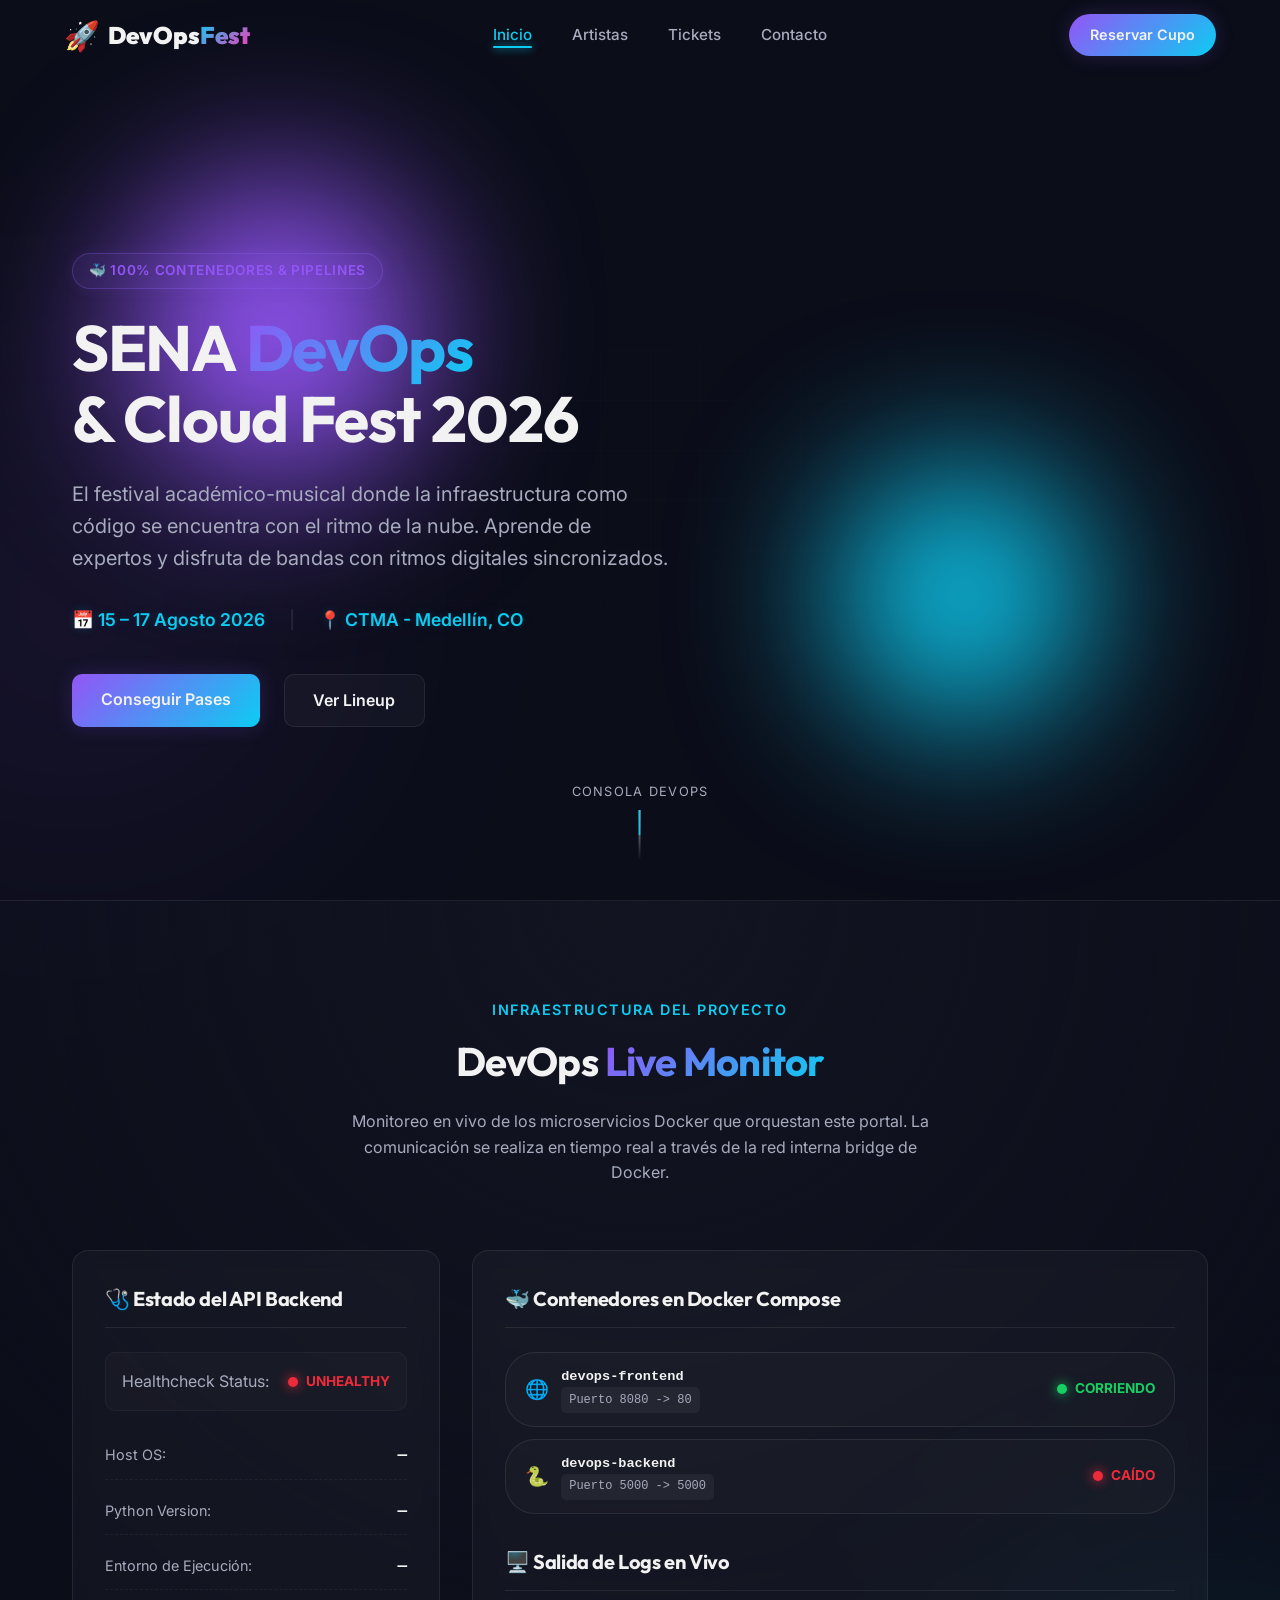
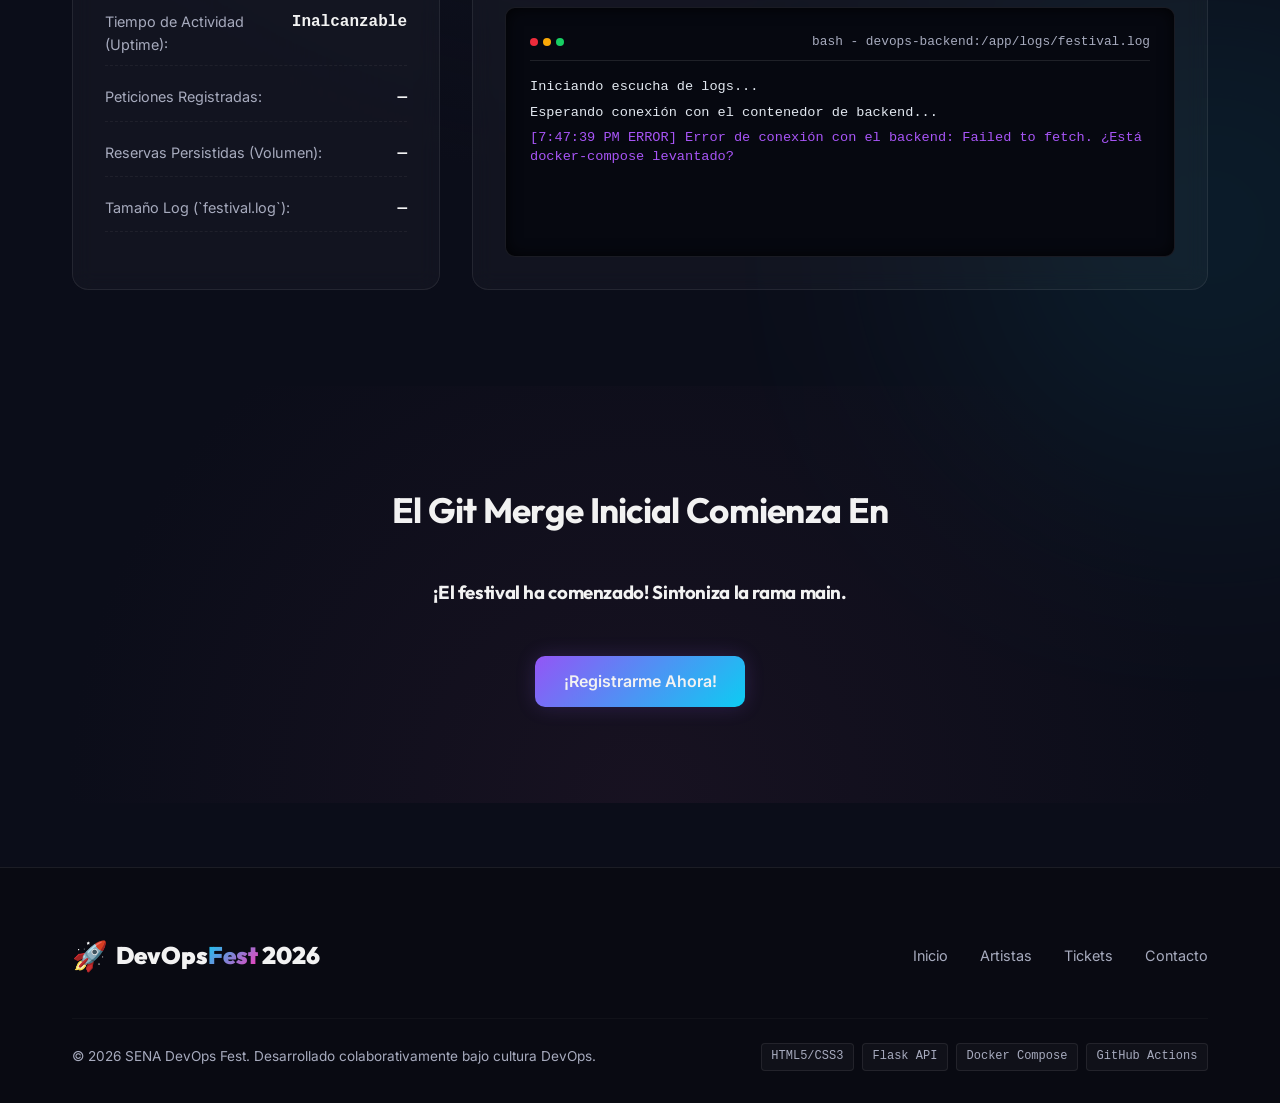
<file: devops-festival-sena/frontend/index.html>
<!DOCTYPE html>
<html lang="es">
<head>
  <meta charset="UTF-8" />
  <meta name="viewport" content="width=device-width, initial-scale=1.0" />
  <meta name="description" content="SENA DevOps & Cloud Fest 2026 – Fusionando código y ritmo en la nube." />
  <title>SENA DevOps & Cloud Fest 2026</title>
  <!-- Google Fonts -->
  <link rel="preconnect" href="https://fonts.googleapis.com" />
  <link rel="preconnect" href="https://fonts.gstatic.com" crossorigin />
  <link href="https://fonts.googleapis.com/css2?family=Outfit:wght@300;400;600;700;900&family=Inter:wght@300;400;500;600&display=swap" rel="stylesheet" />
  <link rel="stylesheet" href="style.css" />
</head>
<body>

  <!-- NAVBAR -->
  <nav class="navbar" id="navbar">
    <div class="nav-logo">
      <span class="logo-icon">🚀</span>
      <span class="logo-text">DevOps<span class="accent">Fest</span></span>
    </div>
    <ul class="nav-links">
      <li><a href="index.html" class="nav-link active">Inicio</a></li>
      <li><a href="artistas.html" class="nav-link">Artistas</a></li>
      <li><a href="tickets.html" class="nav-link">Tickets</a></li>
      <li><a href="contacto.html" class="nav-link">Contacto</a></li>
    </ul>
    <a href="tickets.html" class="btn-nav" id="btn-nav-tickets">Reservar Cupo</a>
  </nav>

  <!-- HERO SECTION -->
  <section class="hero" id="hero">
    <div class="hero-bg">
      <div class="orb orb-1"></div>
      <div class="orb orb-2"></div>
      <div class="grid-overlay"></div>
    </div>
    <div class="container">
      <div class="hero-content">
        <div class="hero-badge">🐳 100% Contenedores & Pipelines</div>
        <h1 class="hero-title">
          SENA <span class="gradient-text">DevOps</span><br />
          & Cloud Fest 2026
        </h1>
        <p class="hero-subtitle">
          El festival académico-musical donde la infraestructura como código se encuentra con el ritmo de la nube. Aprende de expertos y disfruta de bandas con ritmos digitales sincronizados.
        </p>
        <div class="hero-date">
          <span class="date-item">📅 15 – 17 Agosto 2026</span>
          <span class="date-sep">|</span>
          <span class="date-item">📍 CTMA - Medellín, CO</span>
        </div>
        <div class="hero-actions">
          <a href="tickets.html" class="btn-primary" id="btn-hero-tickets">Conseguir Pases</a>
          <a href="artistas.html" class="btn-secondary" id="btn-hero-lineup">Ver Lineup</a>
        </div>
      </div>
    </div>
    <div class="hero-scroll">
      <span>Consola DevOps</span>
      <div class="scroll-line"></div>
    </div>
  </section>

  <!-- DEVOPS MONITOR DASHBOARD -->
  <section class="devops-section" id="monitor">
    <div class="container">
      <div class="section-header">
        <span class="section-tag">Infraestructura del Proyecto</span>
        <h2 class="section-title">DevOps <span class="gradient-text">Live Monitor</span></h2>
        <p class="section-desc">
          Monitoreo en vivo de los microservicios Docker que orquestan este portal. La comunicación se realiza en tiempo real a través de la red interna bridge de Docker.
        </p>
      </div>

      <div class="dashboard-grid">
        <!-- Panel 1: Estado y Métricas -->
        <div class="panel-card" id="card-metrics">
          <h3>🩺 Estado del API Backend</h3>
          <div class="health-indicator">
            <span class="status-text">Healthcheck Status:</span>
            <span class="status-badge" id="backend-health">
              <span class="status-dot"></span>
              <span class="badge-text">Desconectado</span>
            </span>
          </div>
          
          <div class="metric-row">
            <div class="metric-item">
              <span>Host OS:</span>
              <span id="metric-os">—</span>
            </div>
            <div class="metric-item">
              <span>Python Version:</span>
              <span id="metric-python">—</span>
            </div>
            <div class="metric-item">
              <span>Entorno de Ejecución:</span>
              <span id="metric-env">—</span>
            </div>
            <div class="metric-item">
              <span>Tiempo de Actividad (Uptime):</span>
              <span id="metric-uptime">—</span>
            </div>
            <div class="metric-item">
              <span>Peticiones Registradas:</span>
              <span id="metric-requests">—</span>
            </div>
            <div class="metric-item">
              <span>Reservas Persistidas (Volumen):</span>
              <span id="metric-contacts">—</span>
            </div>
            <div class="metric-item">
              <span>Tamaño Log (`festival.log`):</span>
              <span id="metric-logsize">—</span>
            </div>
          </div>
        </div>

        <!-- Panel 2: Docker Containers & Logs -->
        <div class="panel-card" id="card-docker">
          <h3>🐳 Contenedores en Docker Compose</h3>
          
          <div class="containers-status">
            <!-- Frontend Container -->
            <div class="container-pill">
              <div class="container-info">
                <span class="container-icon">🌐</span>
                <div>
                  <div class="container-name">devops-frontend</div>
                  <div class="container-port">Puerto 8080 -> 80</div>
                </div>
              </div>
              <span class="status-badge">
                <span class="status-dot healthy"></span>
                <span style="color:var(--color-success)">Corriendo</span>
              </span>
            </div>

            <!-- Backend Container -->
            <div class="container-pill">
              <div class="container-info">
                <span class="container-icon">🐍</span>
                <div>
                  <div class="container-name">devops-backend</div>
                  <div class="container-port">Puerto 5000 -> 5000</div>
                </div>
              </div>
              <span class="status-badge" id="container-backend-status">
                <span class="status-dot"></span>
                <span>Desconectado</span>
              </span>
            </div>
          </div>

          <h3 style="margin-top: 2rem; margin-bottom: 1rem;">🖥️ Salida de Logs en Vivo</h3>
          <div class="terminal">
            <div class="terminal-header">
              <div class="term-dots">
                <span></span><span></span><span></span>
              </div>
              <span>bash - devops-backend:/app/logs/festival.log</span>
            </div>
            <div class="terminal-body" id="log-terminal">
              <div class="term-info">Iniciando escucha de logs...</div>
              <div class="term-info">Esperando conexión con el contenedor de backend...</div>
            </div>
          </div>
        </div>
      </div>
    </div>
  </section>

  <!-- COUNTDOWN SECTION -->
  <section class="countdown-section">
    <div class="container">
      <h2 class="countdown-title">El Git Merge Inicial Comienza En</h2>
      <div class="countdown" id="countdown">
        <div class="countdown-item">
          <span class="count-num" id="count-days">00</span>
          <span class="count-label">Días</span>
        </div>
        <span class="count-sep">:</span>
        <div class="countdown-item">
          <span class="count-num" id="count-hours">00</span>
          <span class="count-label">Horas</span>
        </div>
        <span class="count-sep">:</span>
        <div class="countdown-item">
          <span class="count-num" id="count-minutes">00</span>
          <span class="count-label">Minutos</span>
        </div>
        <span class="count-sep">:</span>
        <div class="countdown-item">
          <span class="count-num" id="count-seconds">00</span>
          <span class="count-label">Segundos</span>
        </div>
      </div>
      <a href="tickets.html" class="btn-primary" id="btn-countdown-tickets">¡Registrarme Ahora!</a>
    </div>
  </section>

  <!-- FOOTER -->
  <footer class="footer">
    <div class="container">
      <div class="footer-top">
        <div class="nav-logo">
          <span class="logo-icon">🚀</span>
          <span class="logo-text">DevOps<span class="accent">Fest</span> 2026</span>
        </div>
        <nav class="footer-nav">
          <a href="index.html">Inicio</a>
          <a href="artistas.html">Artistas</a>
          <a href="tickets.html">Tickets</a>
          <a href="contacto.html">Contacto</a>
        </nav>
      </div>
      <div class="footer-bottom">
        <p>© 2026 SENA DevOps Fest. Desarrollado colaborativamente bajo cultura DevOps.</p>
        <div class="footer-tech">
          <span class="tech-tag">HTML5/CSS3</span>
          <span class="tech-tag">Flask API</span>
          <span class="tech-tag">Docker Compose</span>
          <span class="tech-tag">GitHub Actions</span>
        </div>
      </div>
    </div>
  </footer>

  <!-- Notification Container -->
  <div class="notification-container" id="notification-container"></div>

  <!-- SCRIPT -->
  <script>
    // Cuenta regresiva
    const festivalDate = new Date('2026-08-15T18:00:00');
    function updateCountdown() {
      const now = new Date();
      const diff = festivalDate - now;
      if (diff <= 0) {
        document.getElementById('countdown').innerHTML = "<h3>¡El festival ha comenzado! Sintoniza la rama main.</h3>";
        return;
      }
      document.getElementById('count-days').textContent    = String(Math.floor(diff / 86400000)).padStart(2,'0');
      document.getElementById('count-hours').textContent   = String(Math.floor((diff % 86400000) / 3600000)).padStart(2,'0');
      document.getElementById('count-minutes').textContent = String(Math.floor((diff % 3600000) / 60000)).padStart(2,'0');
      document.getElementById('count-seconds').textContent = String(Math.floor((diff % 60000) / 1000)).padStart(2,'0');
    }
    updateCountdown();
    setInterval(updateCountdown, 1000);

    // Navbar scroll effect
    window.addEventListener('scroll', () => {
      document.getElementById('navbar').classList.toggle('scrolled', window.scrollY > 50);
    });

    // DevOps Live Monitor integration
    const backendUrl = "http://localhost:5000";
    const logTerminal = document.getElementById('log-terminal');

    function appendLogLine(cmd, msg, type = 'info') {
      const line = document.createElement('div');
      if (cmd) {
        const cmdSpan = document.createElement('span');
        cmdSpan.className = 'term-cmd';
        cmdSpan.textContent = cmd + " ";
        line.appendChild(cmdSpan);
      }
      const msgSpan = document.createElement('span');
      msgSpan.className = 'term-' + type;
      msgSpan.textContent = msg;
      line.appendChild(msgSpan);
      
      logTerminal.appendChild(line);
      logTerminal.scrollTop = logTerminal.scrollHeight;

      // Mantener solo los últimos 30 logs en el visor para no saturar
      while (logTerminal.children.length > 30) {
        logTerminal.removeChild(logTerminal.firstChild);
      }
    }

    async function fetchStats() {
      try {
        const response = await fetch(`${backendUrl}/api/stats`);
        if (!response.ok) throw new Error("Backend no responde correctamente");
        const resJson = await response.json();
        const stats = resJson.data;

        // Actualizar UI
        document.getElementById('backend-health').innerHTML = `
          <span class="status-dot healthy"></span>
          <span class="badge-text" style="color: var(--color-success)">Saludable</span>
        `;
        document.getElementById('container-backend-status').innerHTML = `
          <span class="status-dot healthy"></span>
          <span style="color: var(--color-success)">Corriendo</span>
        `;

        document.getElementById('metric-os').textContent = `${stats.os_platform} (${stats.os_release})`;
        document.getElementById('metric-python').textContent = stats.python_version;
        document.getElementById('metric-env').textContent = stats.container_environment;
        document.getElementById('metric-uptime').textContent = stats.uptime_formatted;
        document.getElementById('metric-requests').textContent = stats.request_count;
        document.getElementById('metric-contacts').textContent = stats.contacts_count;
        document.getElementById('metric-logsize').textContent = stats.log_file_size_bytes + " Bytes";

        // Agregar log simulado en el monitor terminal
        const timestamp = new Date().toLocaleTimeString();
        appendLogLine(
          `[${timestamp}]`, 
          `HTTP GET /api/stats 200 OK - Petición #${stats.request_count} (Uptime: ${stats.uptime_formatted})`, 
          'output'
        );

        if (stats.contacts_persisted && stats.contacts_persisted.length > 0) {
          const ultimo = stats.contacts_persisted[stats.contacts_persisted.length - 1];
          // Añadir log de base de datos
          if (!window.lastReportedContactId || window.lastReportedContactId !== ultimo.id) {
            window.lastReportedContactId = ultimo.id;
            appendLogLine(
              `[DB WRITE]`, 
              `Nuevo registro persistido: "${ultimo.nombre}" <${ultimo.email}> mensaje: "${ultimo.mensaje.substring(0, 20)}..."`, 
              'info'
            );
          }
        }
      } catch (error) {
        // Poner estado en desconectado
        document.getElementById('backend-health').innerHTML = `
          <span class="status-dot unhealthy"></span>
          <span class="badge-text" style="color: var(--color-danger)">Unhealthy</span>
        `;
        document.getElementById('container-backend-status').innerHTML = `
          <span class="status-dot unhealthy"></span>
          <span style="color: var(--color-danger)">Caído</span>
        `;
        
        // Resetear métricas
        document.getElementById('metric-uptime').textContent = "Inalcanzable";
        document.getElementById('metric-logsize').textContent = "—";
        
        const timestamp = new Date().toLocaleTimeString();
        appendLogLine(
          `[${timestamp} ERROR]`, 
          `Error de conexión con el backend: ${error.message}. ¿Está docker-compose levantado?`, 
          'cmd'
        );
      }
    }

    // Consultar estadísticas inmediatamente y programar cada 3 segundos
    fetchStats();
    setInterval(fetchStats, 3000);
  </script>
</body>
</html>
</file>
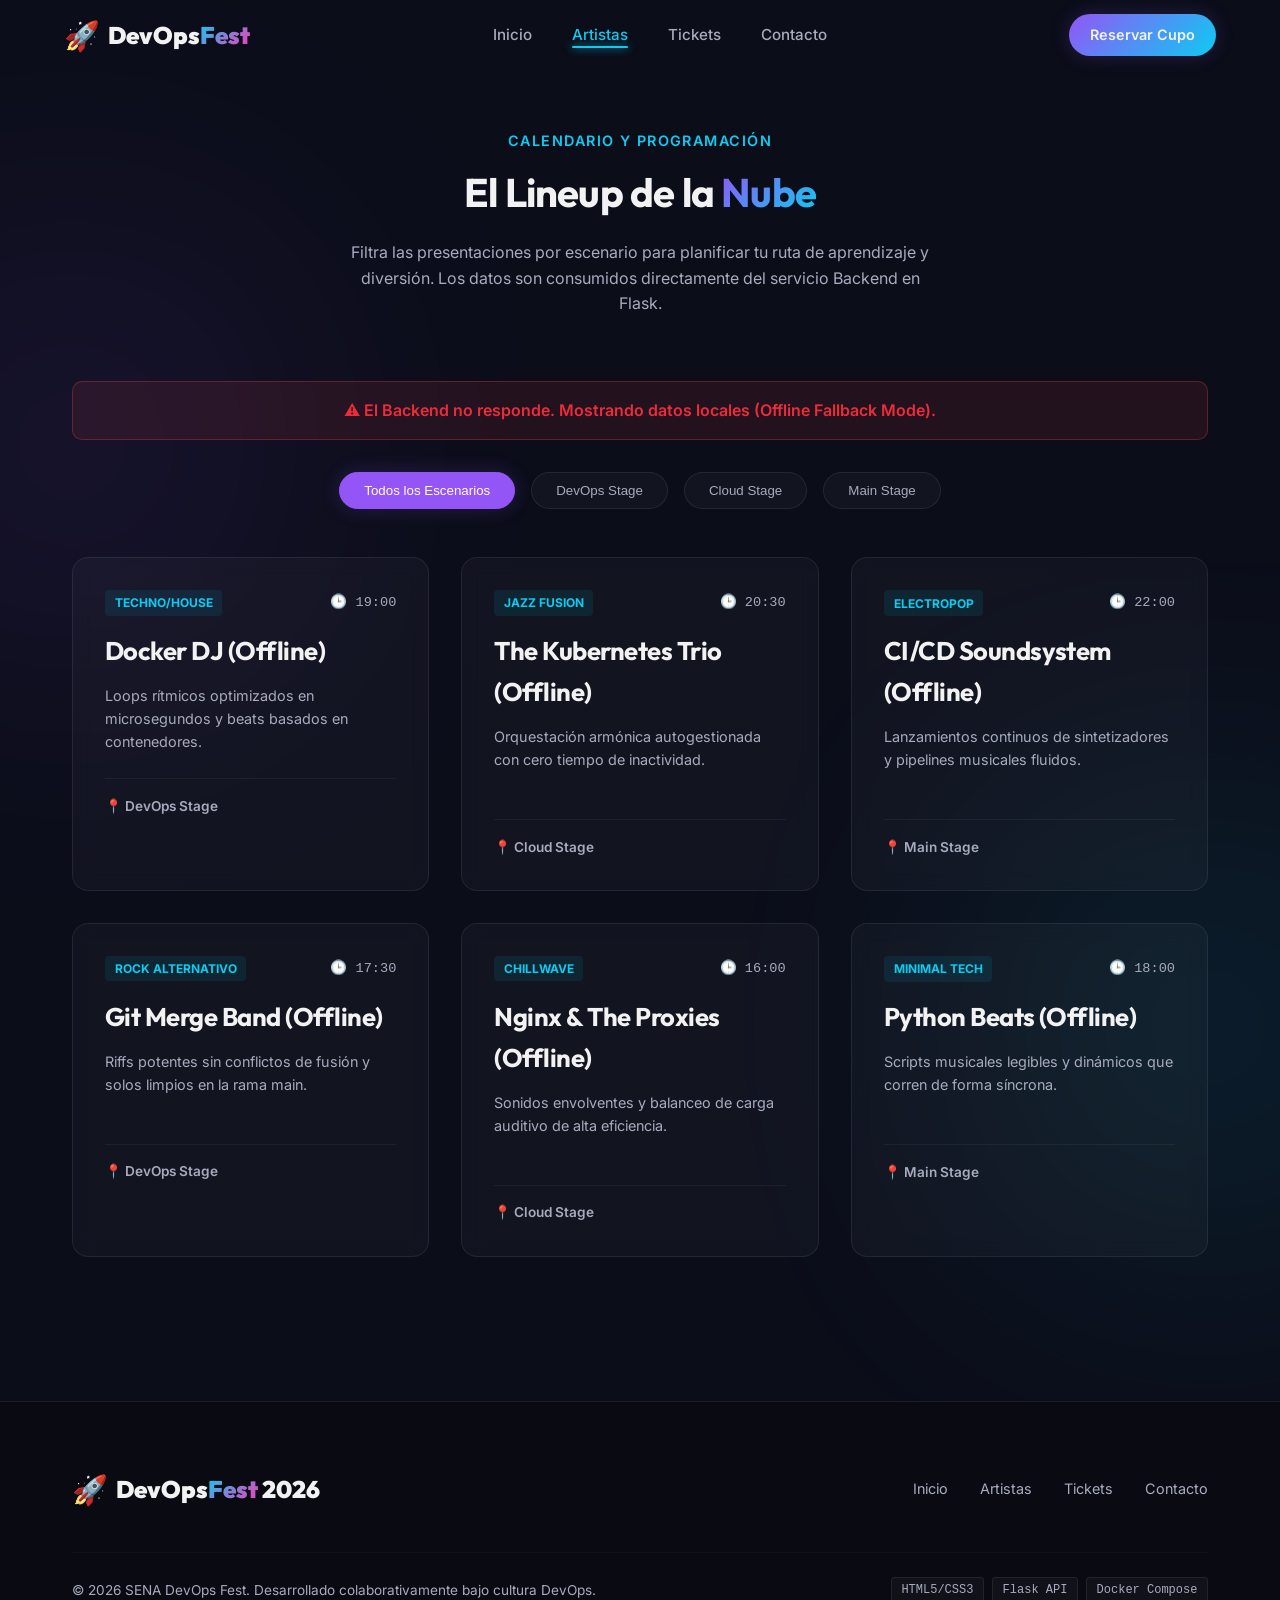
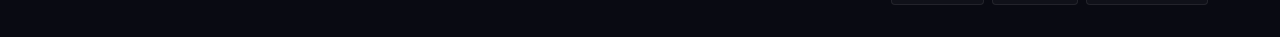
<file: devops-festival-sena/frontend/artistas.html>
<!DOCTYPE html>
<html lang="es">
<head>
  <meta charset="UTF-8" />
  <meta name="viewport" content="width=device-width, initial-scale=1.0" />
  <meta name="description" content="Lineup de artistas del SENA DevOps & Cloud Fest 2026." />
  <title>Artistas – SENA DevOps Fest</title>
  <!-- Google Fonts -->
  <link rel="preconnect" href="https://fonts.googleapis.com" />
  <link rel="preconnect" href="https://fonts.gstatic.com" crossorigin />
  <link href="https://fonts.googleapis.com/css2?family=Outfit:wght@300;400;600;700;900&family=Inter:wght@300;400;500;600&display=swap" rel="stylesheet" />
  <link rel="stylesheet" href="style.css" />
</head>
<body>

  <!-- NAVBAR -->
  <nav class="navbar" id="navbar">
    <div class="nav-logo">
      <span class="logo-icon">🚀</span>
      <span class="logo-text">DevOps<span class="accent">Fest</span></span>
    </div>
    <ul class="nav-links">
      <li><a href="index.html" class="nav-link">Inicio</a></li>
      <li><a href="artistas.html" class="nav-link active">Artistas</a></li>
      <li><a href="tickets.html" class="nav-link">Tickets</a></li>
      <li><a href="contacto.html" class="nav-link">Contacto</a></li>
    </ul>
    <a href="tickets.html" class="btn-nav" id="btn-nav-tickets">Reservar Cupo</a>
  </nav>

  <!-- LINEUP SECTION -->
  <section class="lineup-section">
    <div class="container">
      <div class="section-header">
        <span class="section-tag">Calendario y Programación</span>
        <h2 class="section-title">El Lineup de la <span class="gradient-text">Nube</span></h2>
        <p class="section-desc">
          Filtra las presentaciones por escenario para planificar tu ruta de aprendizaje y diversión. Los datos son consumidos directamente del servicio Backend en Flask.
        </p>
      </div>

      <!-- Fallback Alert -->
      <div id="fallback-alert" style="display: none; background: rgba(239, 68, 68, 0.1); border: 1px solid rgba(239, 68, 68, 0.3); padding: 1rem; border-radius: var(--border-radius-md); text-align: center; margin-bottom: 2rem; color: var(--color-danger); font-weight: 600;">
        ⚠️ El Backend no responde. Mostrando datos locales (Offline Fallback Mode).
      </div>

      <!-- Filtros -->
      <div class="filters-container" id="filters-container">
        <button class="filter-btn active" onclick="filterStage('todos')">Todos los Escenarios</button>
        <button class="filter-btn" onclick="filterStage('DevOps Stage')">DevOps Stage</button>
        <button class="filter-btn" onclick="filterStage('Cloud Stage')">Cloud Stage</button>
        <button class="filter-btn" onclick="filterStage('Main Stage')">Main Stage</button>
      </div>

      <!-- Grid de Artistas -->
      <div class="artists-grid" id="artists-grid">
        <!-- Cargando... -->
        <div style="grid-column: 1/-1; text-align: center; color: var(--text-muted); font-size: 1.2rem; padding: 3rem 0;">
          Cargando artistas desde el API de contenedores...
        </div>
      </div>
    </div>
  </section>

  <!-- FOOTER -->
  <footer class="footer">
    <div class="container">
      <div class="footer-top">
        <div class="nav-logo">
          <span class="logo-icon">🚀</span>
          <span class="logo-text">DevOps<span class="accent">Fest</span> 2026</span>
        </div>
        <nav class="footer-nav">
          <a href="index.html">Inicio</a>
          <a href="artistas.html">Artistas</a>
          <a href="tickets.html">Tickets</a>
          <a href="contacto.html">Contacto</a>
        </nav>
      </div>
      <div class="footer-bottom">
        <p>© 2026 SENA DevOps Fest. Desarrollado colaborativamente bajo cultura DevOps.</p>
        <div class="footer-tech">
          <span class="tech-tag">HTML5/CSS3</span>
          <span class="tech-tag">Flask API</span>
          <span class="tech-tag">Docker Compose</span>
        </div>
      </div>
    </div>
  </footer>

  <!-- SCRIPT -->
  <script>
    const backendUrl = "http://localhost:5000";
    let artistasData = [];

    // Datos estáticos de respaldo (Offline Fallback)
    const fallbackArtistas = [
      {"id": 1, "nombre": "Docker DJ (Offline)", "genero": "Techno/House", "escenario": "DevOps Stage", "hora": "19:00", "descripcion": "Loops rítmicos optimizados en microsegundos y beats basados en contenedores."},
      {"id": 2, "nombre": "The Kubernetes Trio (Offline)", "genero": "Jazz Fusion", "escenario": "Cloud Stage", "hora": "20:30", "descripcion": "Orquestación armónica autogestionada con cero tiempo de inactividad."},
      {"id": 3, "nombre": "CI/CD Soundsystem (Offline)", "genero": "Electropop", "escenario": "Main Stage", "hora": "22:00", "descripcion": "Lanzamientos continuos de sintetizadores y pipelines musicales fluidos."},
      {"id": 4, "nombre": "Git Merge Band (Offline)", "genero": "Rock Alternativo", "escenario": "DevOps Stage", "hora": "17:30", "descripcion": "Riffs potentes sin conflictos de fusión y solos limpios en la rama main."},
      {"id": 5, "nombre": "Nginx & The Proxies (Offline)", "genero": "Chillwave", "escenario": "Cloud Stage", "hora": "16:00", "descripcion": "Sonidos envolventes y balanceo de carga auditivo de alta eficiencia."},
      {"id": 6, "nombre": "Python Beats (Offline)", "genero": "Minimal Tech", "escenario": "Main Stage", "hora": "18:00", "descripcion": "Scripts musicales legibles y dinámicos que corren de forma síncrona."}
    ];

    async function loadArtists() {
      const grid = document.getElementById('artists-grid');
      const fallbackAlert = document.getElementById('fallback-alert');
      try {
        const response = await fetch(`${backendUrl}/api/artistas`);
        if (!response.ok) throw new Error("Error en respuesta de API");
        const resJson = await response.json();
        artistasData = resJson.data;
        fallbackAlert.style.display = 'none';
      } catch (error) {
        console.warn("No se pudo conectar con el backend. Cargando datos locales.", error);
        artistasData = fallbackArtistas;
        fallbackAlert.style.display = 'block';
      }
      renderArtists(artistasData);
    }

    function renderArtists(list) {
      const grid = document.getElementById('artists-grid');
      grid.innerHTML = "";
      if (list.length === 0) {
        grid.innerHTML = `<div style="grid-column: 1/-1; text-align: center; color: var(--text-muted); padding: 3rem 0;">No se encontraron artistas para esta selección.</div>`;
        return;
      }
      list.forEach(a => {
        const card = document.createElement('div');
        card.className = 'artist-card';
        card.innerHTML = `
          <div class="artist-body">
            <div class="artist-meta">
              <span class="artist-genre">${a.genero}</span>
              <span class="artist-time">🕒 ${a.hora}</span>
            </div>
            <h3 class="artist-name">${a.nombre}</h3>
            <p class="artist-desc">${a.descripcion}</p>
            <div class="artist-footer">
              <span class="artist-stage">📍 ${a.escenario}</span>
            </div>
          </div>
        `;
        grid.appendChild(card);
      });
    }

    function filterStage(stage) {
      // Activar botón correspondiente
      const btns = document.querySelectorAll('.filter-btn');
      btns.forEach(btn => {
        if (btn.textContent.includes(stage) || (stage === 'todos' && btn.textContent.includes('Todos'))) {
          btn.classList.add('active');
        } else {
          btn.classList.remove('active');
        }
      });

      if (stage === 'todos') {
        renderArtists(artistasData);
      } else {
        const filtered = artistasData.filter(a => a.escenario.toLowerCase() === stage.toLowerCase());
        renderArtists(filtered);
      }
    }

    // Cargar artistas al inicializar la página
    window.addEventListener('load', loadArtists);

    // Navbar scroll effect
    window.addEventListener('scroll', () => {
      document.getElementById('navbar').classList.toggle('scrolled', window.scrollY > 50);
    });
  </script>
</body>
</html>
</file>
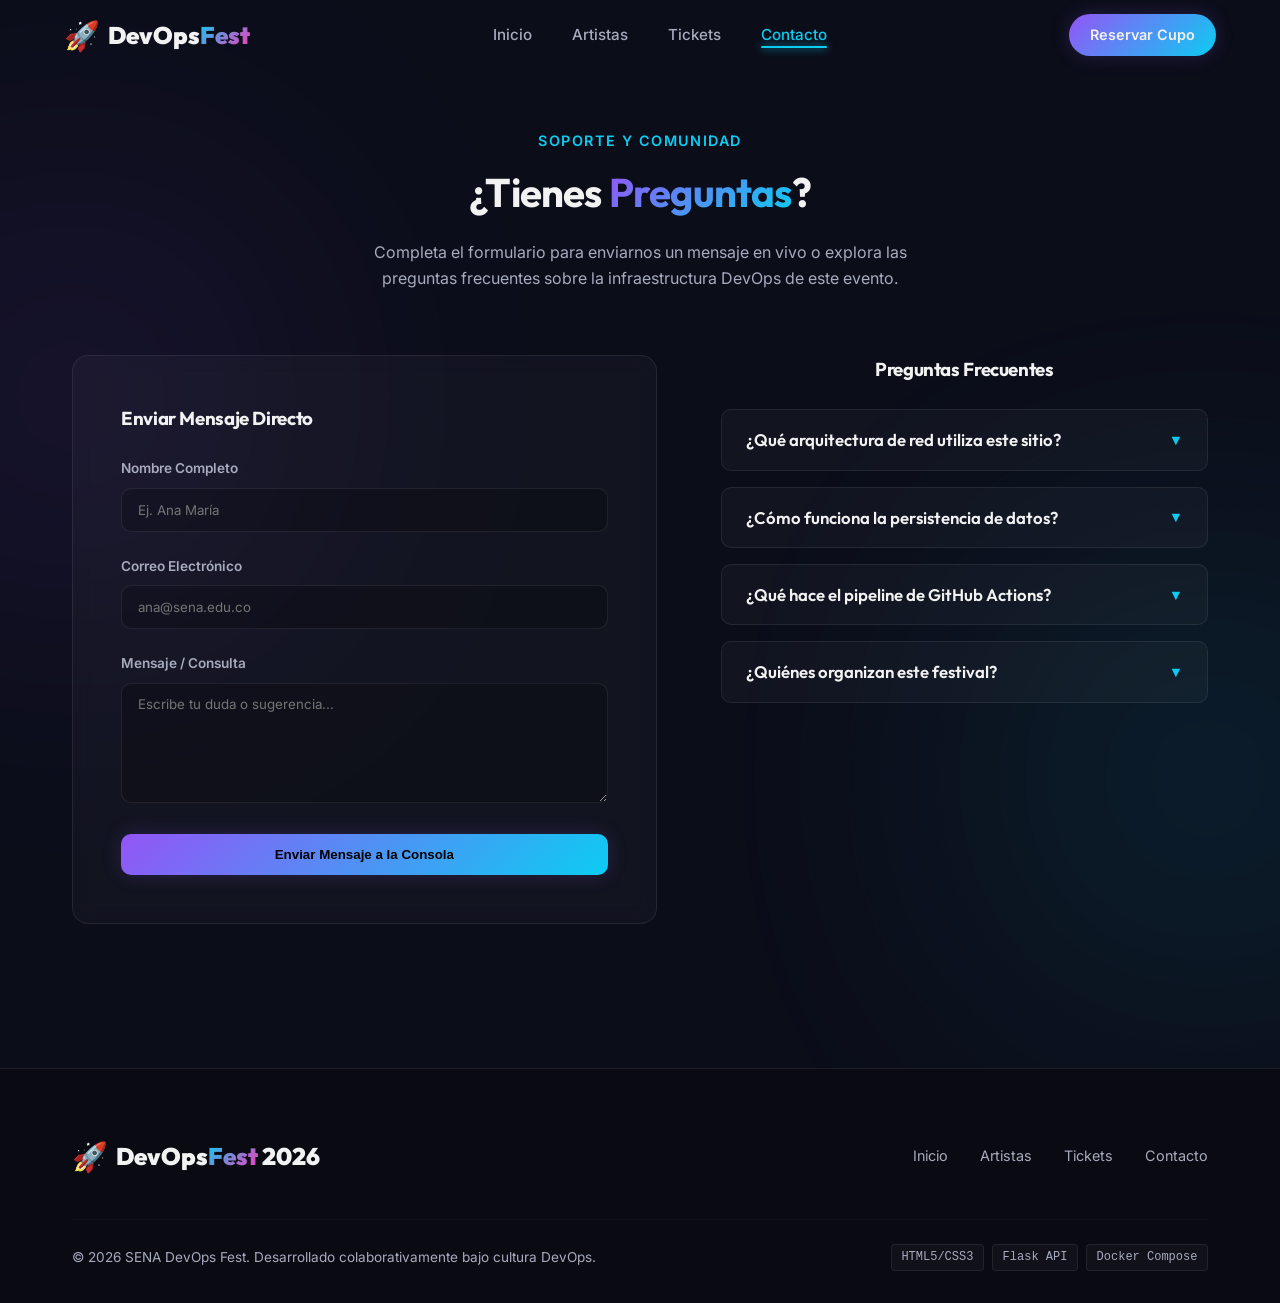
<file: devops-festival-sena/frontend/contacto.html>
<!DOCTYPE html>
<html lang="es">
<head>
  <meta charset="UTF-8" />
  <meta name="viewport" content="width=device-width, initial-scale=1.0" />
  <meta name="description" content="Ponte en contacto con el equipo de DevOps Fest 2026." />
  <title>Contacto & FAQ – SENA DevOps Fest</title>
  <!-- Google Fonts -->
  <link rel="preconnect" href="https://fonts.googleapis.com" />
  <link rel="preconnect" href="https://fonts.gstatic.com" crossorigin />
  <link href="https://fonts.googleapis.com/css2?family=Outfit:wght@300;400;600;700;900&family=Inter:wght@300;400;500;600&display=swap" rel="stylesheet" />
  <link rel="stylesheet" href="style.css" />
</head>
<body>

  <!-- NAVBAR -->
  <nav class="navbar" id="navbar">
    <div class="nav-logo">
      <span class="logo-icon">🚀</span>
      <span class="logo-text">DevOps<span class="accent">Fest</span></span>
    </div>
    <ul class="nav-links">
      <li><a href="index.html" class="nav-link">Inicio</a></li>
      <li><a href="artistas.html" class="nav-link">Artistas</a></li>
      <li><a href="tickets.html" class="nav-link">Tickets</a></li>
      <li><a href="contacto.html" class="nav-link active">Contacto</a></li>
    </ul>
    <a href="tickets.html" class="btn-nav" id="btn-nav-tickets">Reservar Cupo</a>
  </nav>

  <!-- CONTACT & FAQ SECTION -->
  <section class="contact-section">
    <div class="container">
      <div class="section-header">
        <span class="section-tag">Soporte y Comunidad</span>
        <h2 class="section-title">¿Tienes <span class="gradient-text">Preguntas</span>?</h2>
        <p class="section-desc">
          Completa el formulario para enviarnos un mensaje en vivo o explora las preguntas frecuentes sobre la infraestructura DevOps de este evento.
        </p>
      </div>

      <div class="contact-grid">
        <!-- Formulario -->
        <div class="contact-form-container">
          <h3 style="margin-bottom: 1.5rem;">Enviar Mensaje Directo</h3>
          <form id="contact-form" onsubmit="submitContact(event)">
            <div class="form-group">
              <label for="contact-name">Nombre Completo</label>
              <input type="text" id="contact-name" class="form-input" placeholder="Ej. Ana María" required />
            </div>

            <div class="form-group">
              <label for="contact-email">Correo Electrónico</label>
              <input type="email" id="contact-email" class="form-input" placeholder="ana@sena.edu.co" required />
            </div>

            <div class="form-group">
              <label for="contact-message">Mensaje / Consulta</label>
              <textarea id="contact-message" class="form-input" placeholder="Escribe tu duda o sugerencia..." required></textarea>
            </div>

            <button type="submit" class="btn-primary" style="width: 100%;">Enviar Mensaje a la Consola</button>
          </form>
        </div>

        <!-- FAQ Accordion -->
        <div>
          <h3 style="margin-bottom: 1.5rem; text-align: center;">Preguntas Frecuentes</h3>
          <div class="faq-container">
            
            <div class="faq-item">
              <button class="faq-question" onclick="toggleFaq(this)">
                ¿Qué arquitectura de red utiliza este sitio?
                <span class="faq-icon">▼</span>
              </button>
              <div class="faq-answer">
                Utiliza una red aislada de tipo bridge llamada <code>devops-network</code>. El frontend (servido por Nginx) se conecta con el backend (API Flask) usando el nombre de servicio del contenedor dentro de la red privada, evitando exponer puertos innecesarios a la red pública.
              </div>
            </div>

            <div class="faq-item">
              <button class="faq-question" onclick="toggleFaq(this)">
                ¿Cómo funciona la persistencia de datos?
                <span class="faq-icon">▼</span>
              </button>
              <div class="faq-answer">
                Los datos enviados mediante este formulario o la reserva de tickets se escriben en <code>contactos.json</code>. Este archivo reside en el volumen con nombre <code>devops-backend-logs</code>, persistiendo la información aun si el contenedor se destruye o se actualiza.
              </div>
            </div>

            <div class="faq-item">
              <button class="faq-question" onclick="toggleFaq(this)">
                ¿Qué hace el pipeline de GitHub Actions?
                <span class="faq-icon">▼</span>
              </button>
              <div class="faq-answer">
                El flujo de CI/CD realiza el chequeo de sintaxis del código Python, ejecuta pruebas automatizadas y realiza un build simulado de las imágenes del Frontend y Backend para asegurar que la aplicación compile sin problemas antes de la entrega final.
              </div>
            </div>

            <div class="faq-item">
              <button class="faq-question" onclick="toggleFaq(this)">
                ¿Quiénes organizan este festival?
                <span class="faq-icon">▼</span>
              </button>
              <div class="faq-answer">
                Este es un proyecto académico de sustentación técnica de DevOps desarrollado por los aprendices del SENA Centro de Tecnología y Manufactura Avanzada (CTMA), en el programa de formación de DevOps y Contenedores Docker.
              </div>
            </div>

          </div>
        </div>
      </div>
    </div>
  </section>

  <!-- FLOATING NOTIFICATION CONTAINER -->
  <div class="notification-container" id="notification-container"></div>

  <!-- FOOTER -->
  <footer class="footer">
    <div class="container">
      <div class="footer-top">
        <div class="nav-logo">
          <span class="logo-icon">🚀</span>
          <span class="logo-text">DevOps<span class="accent">Fest</span> 2026</span>
        </div>
        <nav class="footer-nav">
          <a href="index.html">Inicio</a>
          <a href="artistas.html">Artistas</a>
          <a href="tickets.html">Tickets</a>
          <a href="contacto.html">Contacto</a>
        </nav>
      </div>
      <div class="footer-bottom">
        <p>© 2026 SENA DevOps Fest. Desarrollado colaborativamente bajo cultura DevOps.</p>
        <div class="footer-tech">
          <span class="tech-tag">HTML5/CSS3</span>
          <span class="tech-tag">Flask API</span>
          <span class="tech-tag">Docker Compose</span>
        </div>
      </div>
    </div>
  </footer>

  <!-- SCRIPT -->
  <script>
    const backendUrl = "http://localhost:5000";

    // Toggle FAQ
    function toggleFaq(button) {
      const faqItem = button.parentElement;
      faqItem.classList.toggle('active');
    }

    // Mostrar notificaciones
    function showNotification(message, type = 'success') {
      const container = document.getElementById('notification-container');
      const notif = document.createElement('div');
      notif.className = `notification ${type}`;
      notif.innerHTML = `
        <span class="notification-msg">${message}</span>
        <button class="notification-close" onclick="this.parentElement.remove()">×</button>
      `;
      container.appendChild(notif);

      // Eliminar después de 4 segundos
      setTimeout(() => {
        notif.style.opacity = '0';
        setTimeout(() => notif.remove(), 300);
      }, 4000);
    }

    // Enviar Formulario de Contacto
    async function submitContact(event) {
      event.preventDefault();
      const nombre = document.getElementById('contact-name').value;
      const email = document.getElementById('contact-email').value;
      const mensaje = document.getElementById('contact-message').value;

      const payload = {
        nombre: nombre,
        email: email,
        mensaje: mensaje
      };

      try {
        const response = await fetch(`${backendUrl}/api/contacto`, {
          method: 'POST',
          headers: {
            'Content-Type': 'application/json'
          },
          body: JSON.stringify(payload)
        });

        const resJson = await response.json();
        
        if (response.ok) {
          showNotification(`✅ ¡Mensaje guardado! Los datos se persistieron en el volumen de Docker.`, 'success');
          document.getElementById('contact-form').reset();
        } else {
          showNotification(`❌ Error al enviar mensaje: ${resJson.message}`, 'error');
        }
      } catch (error) {
        showNotification(`⚠️ No hay conexión con el Backend. Los logs locales muestran fallo del servicio.`, 'error');
        console.error("Error al enviar mensaje:", error);
      }
    }

    // Navbar scroll effect
    window.addEventListener('scroll', () => {
      document.getElementById('navbar').classList.toggle('scrolled', window.scrollY > 50);
    });
  </script>
</body>
</html>
</file>
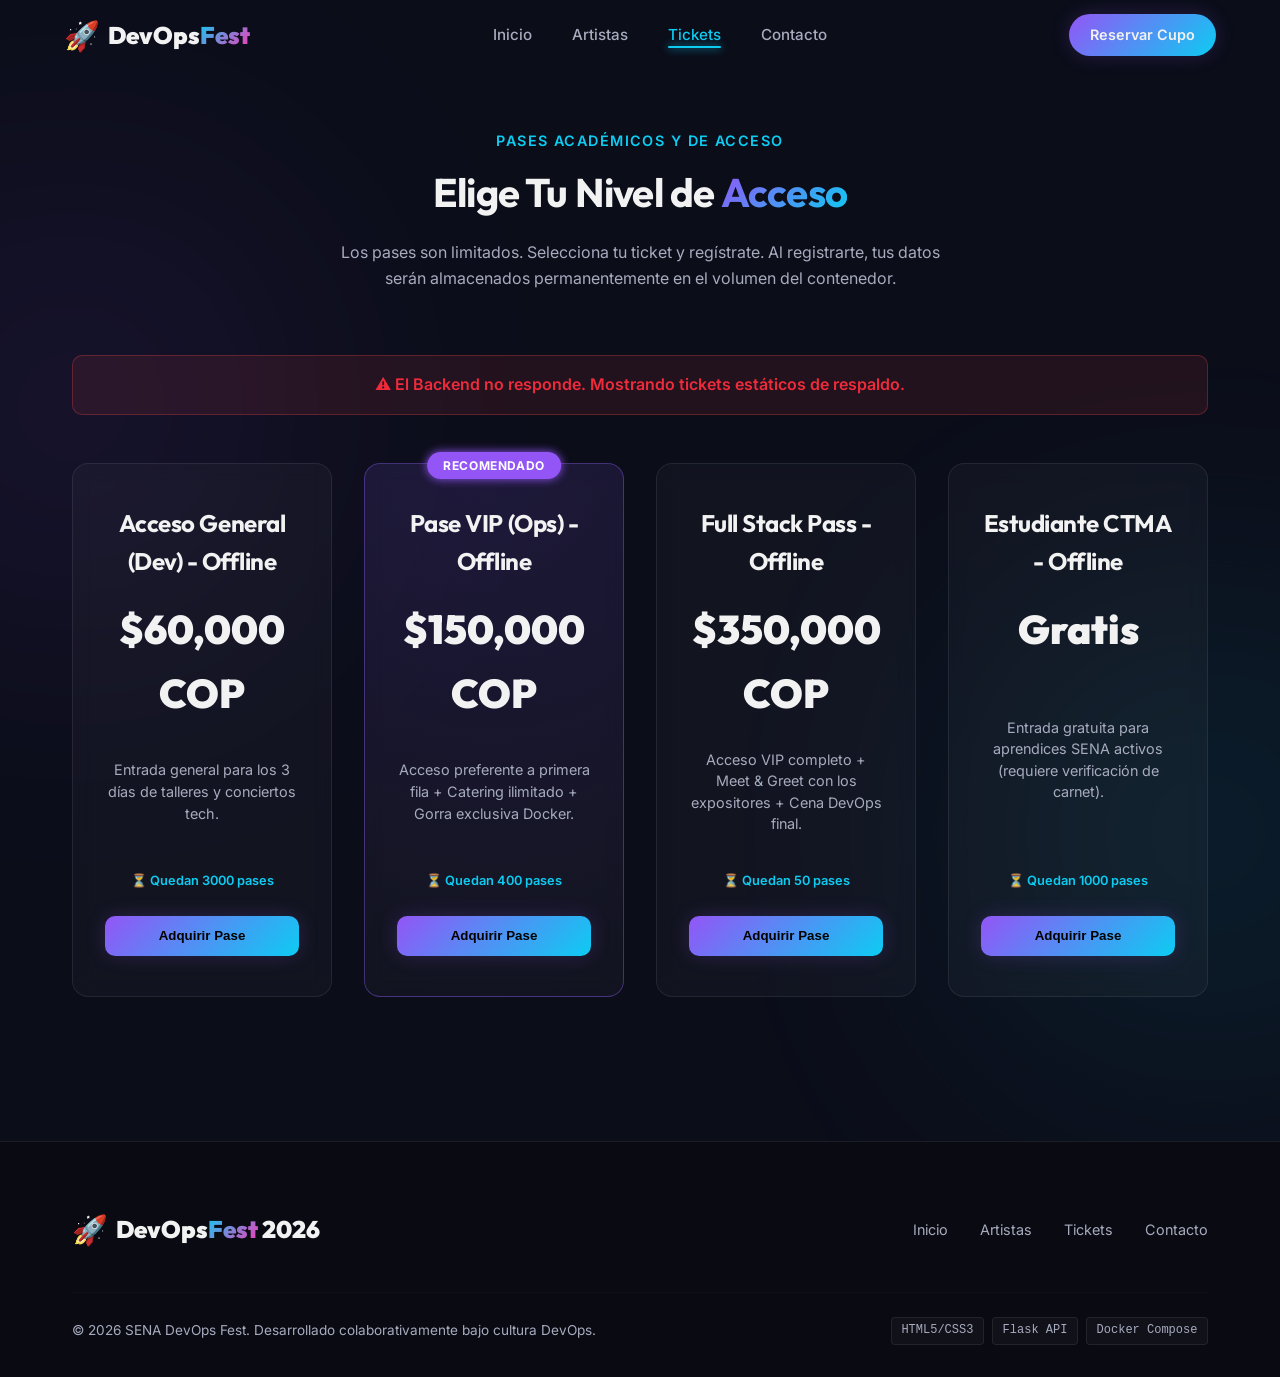
<file: devops-festival-sena/frontend/tickets.html>
<!DOCTYPE html>
<html lang="es">
<head>
  <meta charset="UTF-8" />
  <meta name="viewport" content="width=device-width, initial-scale=1.0" />
  <meta name="description" content="Adquiere tus pases para el SENA DevOps & Cloud Fest 2026." />
  <title>Tickets – SENA DevOps Fest</title>
  <!-- Google Fonts -->
  <link rel="preconnect" href="https://fonts.googleapis.com" />
  <link rel="preconnect" href="https://fonts.gstatic.com" crossorigin />
  <link href="https://fonts.googleapis.com/css2?family=Outfit:wght@300;400;600;700;900&family=Inter:wght@300;400;500;600&display=swap" rel="stylesheet" />
  <link rel="stylesheet" href="style.css" />
</head>
<body>

  <!-- NAVBAR -->
  <nav class="navbar" id="navbar">
    <div class="nav-logo">
      <span class="logo-icon">🚀</span>
      <span class="logo-text">DevOps<span class="accent">Fest</span></span>
    </div>
    <ul class="nav-links">
      <li><a href="index.html" class="nav-link">Inicio</a></li>
      <li><a href="artistas.html" class="nav-link">Artistas</a></li>
      <li><a href="tickets.html" class="nav-link active">Tickets</a></li>
      <li><a href="contacto.html" class="nav-link">Contacto</a></li>
    </ul>
    <a href="tickets.html" class="btn-nav" id="btn-nav-tickets">Reservar Cupo</a>
  </nav>

  <!-- TICKETS SECTION -->
  <section class="tickets-section">
    <div class="container">
      <div class="section-header">
        <span class="section-tag">Pases Académicos y de Acceso</span>
        <h2 class="section-title">Elige Tu Nivel de <span class="gradient-text">Acceso</span></h2>
        <p class="section-desc">
          Los pases son limitados. Selecciona tu ticket y regístrate. Al registrarte, tus datos serán almacenados permanentemente en el volumen del contenedor.
        </p>
      </div>

      <!-- Fallback Alert -->
      <div id="fallback-alert" style="display: none; background: rgba(239, 68, 68, 0.1); border: 1px solid rgba(239, 68, 68, 0.3); padding: 1rem; border-radius: var(--border-radius-md); text-align: center; margin-bottom: 2rem; color: var(--color-danger); font-weight: 600;">
        ⚠️ El Backend no responde. Mostrando tickets estáticos de respaldo.
      </div>

      <!-- Grid de Tickets -->
      <div class="tickets-grid" id="tickets-grid">
        <div style="grid-column: 1/-1; text-align: center; color: var(--text-muted); font-size: 1.2rem; padding: 3rem 0;">
          Consultando disponibilidad de tickets...
        </div>
      </div>
    </div>
  </section>

  <!-- MODAL DE COMPRA / RESERVA -->
  <div class="modal" id="ticket-modal">
    <div class="modal-content">
      <button class="modal-close" onclick="closeModal()">×</button>
      <h3 class="modal-title">Confirmar Registro</h3>
      <form id="booking-form" onsubmit="submitBooking(event)">
        <input type="hidden" id="modal-ticket-id" />
        <div class="modal-body">
          <p id="modal-ticket-desc" style="color: var(--text-muted); font-size: 0.95rem; margin-bottom: 1rem;"></p>
          
          <div class="form-group">
            <label for="booking-name">Nombre Completo</label>
            <input type="text" id="booking-name" class="form-input" placeholder="Ej. Carlos Pérez" required />
          </div>

          <div class="form-group">
            <label for="booking-email">Correo Electrónico</label>
            <input type="email" id="booking-email" class="form-input" placeholder="carlos@sena.edu.co" required />
          </div>

          <div class="form-group">
            <label for="booking-comments">Comentarios / Requerimientos</label>
            <textarea id="booking-comments" class="form-input" placeholder="Ej. Soy aprendiz de la tecnología ADSO."></textarea>
          </div>

          <button type="submit" class="btn-primary" style="width: 100%; margin-top: 1rem;">Confirmar Reserva y Guardar en Volumen</button>
        </div>
      </form>
    </div>
  </div>

  <!-- FLOATING NOTIFICATION CONTAINER -->
  <div class="notification-container" id="notification-container"></div>

  <!-- FOOTER -->
  <footer class="footer">
    <div class="container">
      <div class="footer-top">
        <div class="nav-logo">
          <span class="logo-icon">🚀</span>
          <span class="logo-text">DevOps<span class="accent">Fest</span> 2026</span>
        </div>
        <nav class="footer-nav">
          <a href="index.html">Inicio</a>
          <a href="artistas.html">Artistas</a>
          <a href="tickets.html">Tickets</a>
          <a href="contacto.html">Contacto</a>
        </nav>
      </div>
      <div class="footer-bottom">
        <p>© 2026 SENA DevOps Fest. Desarrollado colaborativamente bajo cultura DevOps.</p>
        <div class="footer-tech">
          <span class="tech-tag">HTML5/CSS3</span>
          <span class="tech-tag">Flask API</span>
          <span class="tech-tag">Docker Compose</span>
        </div>
      </div>
    </div>
  </footer>

  <!-- SCRIPT -->
  <script>
    const backendUrl = "http://localhost:5000";
    let ticketsData = [];

    // Tickets de respaldo (Offline Fallback)
    const fallbackTickets = [
      {"id": 1, "tipo": "Acceso General (Dev) - Offline", "precio": 60000, "moneda": "COP", "disponibles": 3000, "descripcion": "Entrada general para los 3 días de talleres y conciertos tech."},
      {"id": 2, "tipo": "Pase VIP (Ops) - Offline", "precio": 150000, "moneda": "COP", "disponibles": 400, "descripcion": "Acceso preferente a primera fila + Catering ilimitado + Gorra exclusiva Docker."},
      {"id": 3, "tipo": "Full Stack Pass - Offline", "precio": 350000, "moneda": "COP", "disponibles": 50, "descripcion": "Acceso VIP completo + Meet & Greet con los expositores + Cena DevOps final."},
      {"id": 4, "tipo": "Estudiante CTMA - Offline", "precio": 0, "moneda": "COP", "disponibles": 1000, "descripcion": "Entrada gratuita para aprendices SENA activos (requiere verificación de carnet)."}
    ];

    async function loadTickets() {
      const fallbackAlert = document.getElementById('fallback-alert');
      try {
        const response = await fetch(`${backendUrl}/api/tickets`);
        if (!response.ok) throw new Error("Error en respuesta de API");
        const resJson = await response.json();
        ticketsData = resJson.data;
        fallbackAlert.style.display = 'none';
      } catch (error) {
        console.warn("No se pudo conectar con el backend. Cargando tickets locales.", error);
        ticketsData = fallbackTickets;
        fallbackAlert.style.display = 'block';
      }
      renderTickets(ticketsData);
    }

    function renderTickets(list) {
      const grid = document.getElementById('tickets-grid');
      grid.innerHTML = "";
      list.forEach(t => {
        const isFeatured = t.id === 2; // VIP recomendado
        const formattedPrice = t.precio === 0 ? "Gratis" : `$${t.precio.toLocaleString()} ${t.moneda}`;
        
        const card = document.createElement('div');
        card.className = `ticket-card ${isFeatured ? 'featured' : ''}`;
        card.innerHTML = `
          <div class="ticket-header">
            <h3>${t.tipo}</h3>
            <div class="ticket-price">
              <span class="price-val">${formattedPrice}</span>
            </div>
          </div>
          <p class="ticket-desc">${t.descripcion}</p>
          <div>
            <span class="ticket-avail">⏳ Quedan ${t.disponibles} pases</span>
            <button onclick="openModal(${t.id}, '${t.tipo}', '${formattedPrice}')" class="btn-primary" style="width: 100%">Adquirir Pase</button>
          </div>
        `;
        grid.appendChild(card);
      });
    }

    // Funciones del Modal
    function openModal(id, tipo, precio) {
      document.getElementById('modal-ticket-id').value = id;
      document.getElementById('modal-ticket-desc').innerHTML = `Has seleccionado el pase: <strong>${tipo}</strong> (${precio}). Por favor, ingresa tus datos para guardar el registro persistente.`;
      document.getElementById('ticket-modal').classList.add('open');
    }

    function closeModal() {
      document.getElementById('ticket-modal').classList.remove('open');
      document.getElementById('booking-form').reset();
    }

    // Mostrar notificaciones
    function showNotification(message, type = 'success') {
      const container = document.getElementById('notification-container');
      const notif = document.createElement('div');
      notif.className = `notification ${type}`;
      notif.innerHTML = `
        <span class="notification-msg">${message}</span>
        <button class="notification-close" onclick="this.parentElement.remove()">×</button>
      `;
      container.appendChild(notif);

      // Eliminar después de 4 segundos
      setTimeout(() => {
        notif.style.opacity = '0';
        setTimeout(() => notif.remove(), 300);
      }, 4000);
    }

    // Enviar Registro a la API (POST)
    async function submitBooking(event) {
      event.preventDefault();
      const ticketId = document.getElementById('modal-ticket-id').value;
      const nombre = document.getElementById('booking-name').value;
      const email = document.getElementById('booking-email').value;
      const comentarios = document.getElementById('booking-comments').value;

      const payload = {
        nombre: nombre,
        email: email,
        mensaje: `Reserva de pase ID #${ticketId}. Comentarios: ${comentarios}`,
        ticket_id: parseInt(ticketId)
      };

      try {
        const response = await fetch(`${backendUrl}/api/contacto`, {
          method: 'POST',
          headers: {
            'Content-Type': 'application/json'
          },
          body: JSON.stringify(payload)
        });

        const resJson = await response.json();
        
        if (response.ok) {
          showNotification(`✅ ¡Pase reservado con éxito! Registro persistido en el volumen Docker.`, 'success');
          closeModal();
        } else {
          showNotification(`❌ Error al reservar: ${resJson.message}`, 'error');
        }
      } catch (error) {
        showNotification(`⚠️ No se pudo conectar con el Backend. Los datos no se guardaron.`, 'error');
        console.error("Error al registrar reserva:", error);
      }
    }

    // Cargar tickets al iniciar la página
    window.addEventListener('load', loadTickets);

    // Navbar scroll effect
    window.addEventListener('scroll', () => {
      document.getElementById('navbar').classList.toggle('scrolled', window.scrollY > 50);
    });
  </script>
</body>
</html>
</file>
<file: devops-festival-sena/frontend/style.css>
/* ── Sitema de Diseño & Variables ────────────────────────────────────── */
:root {
  --bg-primary: hsl(230, 40%, 7%);
  --bg-secondary: hsl(230, 36%, 12%);
  --bg-glass: rgba(255, 255, 255, 0.03);
  --border-glass: rgba(255, 255, 255, 0.08);
  
  --color-primary: hsl(263, 90%, 65%);
  --color-secondary: hsl(190, 90%, 50%);
  --color-accent: hsl(320, 95%, 60%);
  --color-success: hsl(145, 80%, 45%);
  --color-warning: hsl(40, 95%, 50%);
  --color-danger: hsl(355, 85%, 55%);
  
  --text-main: hsl(0, 0%, 95%);
  --text-muted: hsl(230, 15%, 70%);
  
  --font-title: 'Outfit', sans-serif;
  --font-body: 'Inter', sans-serif;
  
  --shadow-neon: 0 0 20px rgba(139, 92, 246, 0.2);
  --shadow-neon-cyan: 0 0 20px rgba(6, 182, 212, 0.25);
  
  --transition-smooth: all 0.3s cubic-bezier(0.4, 0, 0.2, 1);
  --border-radius-lg: 16px;
  --border-radius-md: 10px;
}

/* ── Reset General ────────────────────────────────────────────────── */
* {
  margin: 0;
  padding: 0;
  box-sizing: border-box;
}

html {
  scroll-behavior: smooth;
  font-size: 16px;
}

body {
  background-color: var(--bg-primary);
  color: var(--text-main);
  font-family: var(--font-body);
  line-height: 1.6;
  overflow-x: hidden;
  position: relative;
}

/* Fondo de orbes decorativos */
body::before, body::after {
  content: '';
  position: absolute;
  width: 400px;
  height: 400px;
  border-radius: 50%;
  filter: blur(140px);
  z-index: -2;
  opacity: 0.15;
  pointer-events: none;
}

body::before {
  background: var(--color-primary);
  top: 15%;
  left: -10%;
}

body::after {
  background: var(--color-secondary);
  bottom: 25%;
  right: -10%;
}

/* ── Tipografía & Utilidades ────────────────────────────────────────── */
h1, h2, h3, h4 {
  font-family: var(--font-title);
  font-weight: 700;
  letter-spacing: -0.02em;
}

a {
  color: inherit;
  text-decoration: none;
}

.gradient-text {
  background: linear-gradient(135deg, var(--color-primary) 0%, var(--color-secondary) 100%);
  -webkit-background-clip: text;
  -webkit-text-fill-color: transparent;
}

.accent-text {
  color: var(--color-accent);
}

.container {
  width: 100%;
  max-width: 1200px;
  margin: 0 auto;
  padding: 0 2rem;
}

/* ── Navbar ─────────────────────────────────────────────────────────── */
.navbar {
  position: fixed;
  top: 0;
  left: 0;
  width: 100%;
  height: 70px;
  display: flex;
  justify-content: space-between;
  align-items: center;
  padding: 0 5%;
  z-index: 1000;
  transition: var(--transition-smooth);
}

.navbar.scrolled {
  background: rgba(11, 13, 25, 0.8);
  backdrop-filter: blur(15px);
  border-bottom: 1px solid var(--border-glass);
}

.nav-logo {
  display: flex;
  align-items: center;
  gap: 0.5rem;
  font-family: var(--font-title);
  font-size: 1.5rem;
  font-weight: 900;
}

.logo-icon {
  font-size: 1.8rem;
  animation: float 3s ease-in-out infinite;
}

.logo-text .accent {
  background: linear-gradient(135deg, var(--color-secondary) 0%, var(--color-accent) 100%);
  -webkit-background-clip: text;
  -webkit-text-fill-color: transparent;
}

.nav-links {
  display: flex;
  list-style: none;
  gap: 2.5rem;
}

.nav-link {
  font-size: 0.95rem;
  font-weight: 500;
  color: var(--text-muted);
  transition: var(--transition-smooth);
  position: relative;
  padding: 0.25rem 0;
}

.nav-link:hover {
  color: var(--text-main);
}

.nav-link.active {
  color: var(--color-secondary);
}

.nav-link.active::after {
  content: '';
  position: absolute;
  bottom: 0;
  left: 0;
  width: 100%;
  height: 2px;
  background: var(--color-secondary);
  border-radius: 2px;
  box-shadow: 0 0 8px var(--color-secondary);
}

.btn-nav {
  padding: 0.6rem 1.3rem;
  border-radius: 30px;
  background: linear-gradient(135deg, var(--color-primary) 0%, var(--color-secondary) 100%);
  font-weight: 600;
  font-size: 0.9rem;
  border: none;
  cursor: pointer;
  box-shadow: var(--shadow-neon);
  transition: var(--transition-smooth);
}

.btn-nav:hover {
  transform: translateY(-2px);
  box-shadow: 0 0 25px rgba(139, 92, 246, 0.4);
}

/* ── Botones Generales ───────────────────────────────────────────────── */
.btn-primary {
  display: inline-block;
  padding: 0.8rem 1.8rem;
  border-radius: var(--border-radius-md);
  background: linear-gradient(135deg, var(--color-primary) 0%, var(--color-secondary) 100%);
  font-weight: 600;
  cursor: pointer;
  border: none;
  transition: var(--transition-smooth);
  box-shadow: var(--shadow-neon);
  text-align: center;
}

.btn-primary:hover {
  transform: translateY(-3px);
  box-shadow: 0 0 30px rgba(139, 92, 246, 0.45);
}

.btn-secondary {
  display: inline-block;
  padding: 0.8rem 1.8rem;
  border-radius: var(--border-radius-md);
  background: var(--bg-glass);
  border: 1px solid var(--border-glass);
  font-weight: 600;
  cursor: pointer;
  transition: var(--transition-smooth);
  text-align: center;
}

.btn-secondary:hover {
  background: rgba(255, 255, 255, 0.08);
  border-color: var(--text-muted);
  transform: translateY(-3px);
}

/* ── Hero Section ───────────────────────────────────────────────────── */
.hero {
  min-height: 100vh;
  display: flex;
  align-items: center;
  position: relative;
  overflow: hidden;
  padding-top: 80px;
}

.hero-bg {
  position: absolute;
  top: 0;
  left: 0;
  width: 100%;
  height: 100%;
  z-index: -1;
}

.orb {
  position: absolute;
  border-radius: 50%;
  filter: blur(80px);
}

.orb-1 {
  width: 300px;
  height: 300px;
  background: var(--color-primary);
  top: 20%;
  left: 10%;
  animation: orb-move-1 15s infinite alternate;
}

.orb-2 {
  width: 250px;
  height: 250px;
  background: var(--color-secondary);
  bottom: 20%;
  right: 15%;
  animation: orb-move-2 12s infinite alternate;
}

.grid-overlay {
  position: absolute;
  width: 100%;
  height: 100%;
  background-image: 
    linear-gradient(rgba(255, 255, 255, 0.01) 1px, transparent 1px),
    linear-gradient(90deg, rgba(255, 255, 255, 0.01) 1px, transparent 1px);
  background-size: 50px 50px;
  mask-image: radial-gradient(circle, black, transparent 80%);
}

.hero-content {
  max-width: 700px;
  position: relative;
  z-index: 10;
}

.hero-badge {
  display: inline-flex;
  align-items: center;
  gap: 0.5rem;
  padding: 0.4rem 1rem;
  background: rgba(139, 92, 246, 0.1);
  border: 1px solid rgba(139, 92, 246, 0.3);
  border-radius: 30px;
  font-size: 0.85rem;
  font-weight: 600;
  color: var(--color-primary);
  margin-bottom: 1.5rem;
  text-transform: uppercase;
  letter-spacing: 0.05em;
  box-shadow: 0 0 15px rgba(139, 92, 246, 0.1);
}

.hero-title {
  font-size: 4rem;
  line-height: 1.1;
  margin-bottom: 1.5rem;
}

.hero-subtitle {
  font-size: 1.25rem;
  color: var(--text-muted);
  margin-bottom: 2rem;
  max-width: 600px;
}

.hero-date {
  display: flex;
  gap: 1.5rem;
  margin-bottom: 2.5rem;
  font-size: 1.1rem;
  font-weight: 600;
}

.date-item {
  color: var(--color-secondary);
  text-shadow: 0 0 10px rgba(6, 182, 212, 0.2);
}

.date-sep {
  color: var(--border-glass);
}

.hero-actions {
  display: flex;
  gap: 1.5rem;
}

.hero-scroll {
  position: absolute;
  bottom: 40px;
  left: 50%;
  transform: translateX(-50%);
  display: flex;
  flex-direction: column;
  align-items: center;
  gap: 0.5rem;
  font-size: 0.8rem;
  color: var(--text-muted);
  letter-spacing: 0.1em;
  text-transform: uppercase;
}

.scroll-line {
  width: 2px;
  height: 50px;
  background: linear-gradient(var(--text-muted), transparent);
  position: relative;
  overflow: hidden;
}

.scroll-line::before {
  content: '';
  position: absolute;
  top: 0;
  left: 0;
  width: 100%;
  height: 50%;
  background: var(--color-secondary);
  animation: scroll-anim 2s infinite ease-in-out;
}

/* ── Dashboard DevOps Section ───────────────────────────────────────── */
.devops-section {
  padding: 6rem 0;
  border-top: 1px solid var(--border-glass);
  background: radial-gradient(circle at 50% 0%, hsl(230, 30%, 10%), transparent 70%);
}

.section-header {
  text-align: center;
  margin-bottom: 4rem;
}

.section-tag {
  display: inline-block;
  color: var(--color-secondary);
  font-size: 0.9rem;
  font-weight: 600;
  text-transform: uppercase;
  letter-spacing: 0.1em;
  margin-bottom: 0.5rem;
}

.section-title {
  font-size: 2.5rem;
  margin-bottom: 1rem;
}

.section-desc {
  color: var(--text-muted);
  max-width: 600px;
  margin: 0 auto;
}

.dashboard-grid {
  display: grid;
  grid-template-columns: 1fr 2fr;
  gap: 2rem;
}

@media (max-width: 900px) {
  .dashboard-grid {
    grid-template-columns: 1fr;
  }
}

.panel-card {
  background: var(--bg-glass);
  border: 1px solid var(--border-glass);
  border-radius: var(--border-radius-lg);
  padding: 2rem;
  backdrop-filter: blur(10px);
}

.panel-card h3 {
  font-size: 1.25rem;
  margin-bottom: 1.5rem;
  display: flex;
  align-items: center;
  gap: 0.75rem;
  border-bottom: 1px solid var(--border-glass);
  padding-bottom: 0.75rem;
}

.health-indicator {
  display: flex;
  align-items: center;
  justify-content: space-between;
  margin-bottom: 2rem;
  padding: 1rem;
  background: rgba(255, 255, 255, 0.02);
  border-radius: var(--border-radius-md);
  border: 1px solid rgba(255, 255, 255, 0.04);
}

.status-badge {
  display: inline-flex;
  align-items: center;
  gap: 0.5rem;
  font-weight: 700;
  text-transform: uppercase;
  font-size: 0.85rem;
}

.status-dot {
  width: 10px;
  height: 10px;
  border-radius: 50%;
  background-color: var(--color-warning);
  display: inline-block;
  box-shadow: 0 0 10px var(--color-warning);
}

.status-dot.healthy {
  background-color: var(--color-success);
  box-shadow: 0 0 12px var(--color-success);
}

.status-dot.unhealthy {
  background-color: var(--color-danger);
  box-shadow: 0 0 12px var(--color-danger);
}

.status-text {
  color: var(--text-muted);
}

.metric-row {
  display: flex;
  flex-direction: column;
  gap: 1.2rem;
}

.metric-item {
  display: flex;
  justify-content: space-between;
  border-bottom: 1px dashed rgba(255, 255, 255, 0.05);
  padding-bottom: 0.6rem;
}

.metric-item span:first-child {
  color: var(--text-muted);
  font-size: 0.9rem;
}

.metric-item span:last-child {
  font-family: monospace;
  font-weight: 600;
}

.terminal {
  background: #060810;
  border: 1px solid var(--border-glass);
  border-radius: var(--border-radius-md);
  padding: 1.5rem;
  font-family: 'Courier New', Courier, monospace;
  color: #38bdf8;
  height: 250px;
  overflow-y: auto;
  box-shadow: inset 0 0 15px rgba(0,0,0,0.8);
}

.terminal-header {
  display: flex;
  align-items: center;
  justify-content: space-between;
  margin-bottom: 1rem;
  border-bottom: 1px solid rgba(255, 255, 255, 0.1);
  padding-bottom: 0.5rem;
  font-size: 0.8rem;
  color: var(--text-muted);
}

.term-dots {
  display: flex;
  gap: 5px;
}

.term-dots span {
  width: 8px;
  height: 8px;
  border-radius: 50%;
}
.term-dots span:nth-child(1) { background-color: var(--color-danger); }
.term-dots span:nth-child(2) { background-color: var(--color-warning); }
.term-dots span:nth-child(3) { background-color: var(--color-success); }

.terminal-body {
  font-size: 0.85rem;
  line-height: 1.4;
  display: flex;
  flex-direction: column;
  gap: 0.4rem;
}

.term-cmd {
  color: #a855f7;
}

.term-output {
  color: #10b981;
}

.term-info {
  color: #e2e8f0;
}

/* Contenedores Interactivos */
.containers-status {
  margin-top: 1.5rem;
  display: flex;
  flex-direction: column;
  gap: 0.75rem;
}

.container-pill {
  display: flex;
  align-items: center;
  justify-content: space-between;
  padding: 0.8rem 1.2rem;
  background: rgba(255,255,255,0.02);
  border-radius: 30px;
  border: 1px solid var(--border-glass);
}

.container-info {
  display: flex;
  align-items: center;
  gap: 0.75rem;
}

.container-icon {
  font-size: 1.2rem;
}

.container-name {
  font-size: 0.85rem;
  font-weight: 600;
  font-family: monospace;
}

.container-port {
  font-family: monospace;
  font-size: 0.75rem;
  color: var(--text-muted);
  background: rgba(255,255,255,0.05);
  padding: 0.2rem 0.5rem;
  border-radius: 5px;
}

/* ── Página Artistas / Lineup ──────────────────────────────────────── */
.lineup-section {
  padding: 8rem 0 5rem 0;
  min-height: 80vh;
}

.filters-container {
  display: flex;
  justify-content: center;
  gap: 1rem;
  margin-bottom: 3rem;
  flex-wrap: wrap;
}

.filter-btn {
  padding: 0.6rem 1.5rem;
  border-radius: 30px;
  background: var(--bg-glass);
  border: 1px solid var(--border-glass);
  color: var(--text-muted);
  cursor: pointer;
  transition: var(--transition-smooth);
  font-weight: 500;
}

.filter-btn:hover {
  background: rgba(255,255,255,0.06);
  color: var(--text-main);
  border-color: var(--text-muted);
}

.filter-btn.active {
  background: var(--color-primary);
  border-color: var(--color-primary);
  color: white;
  box-shadow: var(--shadow-neon);
}

.artists-grid {
  display: grid;
  grid-template-columns: repeat(auto-fill, minmax(320px, 1fr));
  gap: 2rem;
}

.artist-card {
  background: var(--bg-glass);
  border: 1px solid var(--border-glass);
  border-radius: var(--border-radius-lg);
  overflow: hidden;
  transition: var(--transition-smooth);
  backdrop-filter: blur(10px);
  position: relative;
}

.artist-card::before {
  content: '';
  position: absolute;
  top: 0;
  left: 0;
  width: 100%;
  height: 4px;
  background: linear-gradient(90deg, var(--color-primary), var(--color-secondary));
  opacity: 0;
  transition: var(--transition-smooth);
}

.artist-card:hover {
  transform: translateY(-5px);
  border-color: rgba(139, 92, 246, 0.3);
  box-shadow: var(--shadow-neon);
}

.artist-card:hover::before {
  opacity: 1;
}

.artist-body {
  padding: 2rem;
}

.artist-meta {
  display: flex;
  justify-content: space-between;
  align-items: center;
  margin-bottom: 1rem;
}

.artist-genre {
  font-size: 0.75rem;
  font-weight: 700;
  text-transform: uppercase;
  color: var(--color-secondary);
  background: rgba(6, 182, 212, 0.1);
  padding: 0.2rem 0.6rem;
  border-radius: 4px;
}

.artist-time {
  font-size: 0.85rem;
  color: var(--text-muted);
  font-family: monospace;
}

.artist-name {
  font-size: 1.6rem;
  margin-bottom: 0.75rem;
}

.artist-desc {
  color: var(--text-muted);
  font-size: 0.9rem;
  margin-bottom: 1.5rem;
  min-height: 70px;
}

.artist-footer {
  display: flex;
  justify-content: space-between;
  align-items: center;
  border-top: 1px solid rgba(255, 255, 255, 0.05);
  padding-top: 1rem;
}

.artist-stage {
  font-size: 0.85rem;
  font-weight: 600;
  color: var(--text-muted);
}

/* ── Página Tickets ─────────────────────────────────────────────────── */
.tickets-section {
  padding: 8rem 0 5rem 0;
}

.tickets-grid {
  display: grid;
  grid-template-columns: repeat(auto-fit, minmax(260px, 1fr));
  gap: 2rem;
  margin-top: 3rem;
}

.ticket-card {
  background: var(--bg-glass);
  border: 1px solid var(--border-glass);
  border-radius: var(--border-radius-lg);
  padding: 2.5rem 2rem;
  text-align: center;
  transition: var(--transition-smooth);
  backdrop-filter: blur(10px);
  display: flex;
  flex-direction: column;
  justify-content: space-between;
}

.ticket-card:hover {
  transform: translateY(-5px);
  border-color: rgba(6, 182, 212, 0.4);
  box-shadow: var(--shadow-neon-cyan);
}

.ticket-card.featured {
  background: radial-gradient(circle at 50% 0%, rgba(139, 92, 246, 0.15), var(--bg-glass));
  border-color: rgba(139, 92, 246, 0.4);
  position: relative;
}

.ticket-card.featured::after {
  content: 'RECOMENDADO';
  position: absolute;
  top: -12px;
  left: 50%;
  transform: translateX(-50%);
  background: var(--color-primary);
  color: white;
  padding: 0.25rem 1rem;
  border-radius: 20px;
  font-size: 0.75rem;
  font-weight: 700;
  letter-spacing: 0.05em;
  box-shadow: 0 0 10px var(--color-primary);
}

.ticket-header h3 {
  font-size: 1.5rem;
  margin-bottom: 1rem;
}

.ticket-price {
  margin-bottom: 1.5rem;
}

.price-val {
  font-size: 2.5rem;
  font-family: var(--font-title);
  font-weight: 900;
}

.price-currency {
  font-size: 0.9rem;
  color: var(--text-muted);
}

.ticket-desc {
  color: var(--text-muted);
  font-size: 0.9rem;
  margin-bottom: 2rem;
  line-height: 1.5;
  min-height: 60px;
}

.ticket-avail {
  font-size: 0.8rem;
  color: var(--color-secondary);
  font-weight: 600;
  margin-bottom: 1.5rem;
  display: inline-block;
}

/* ── Página Contacto / FAQ ─────────────────────────────────────────── */
.contact-section {
  padding: 8rem 0 5rem 0;
}

.contact-grid {
  display: grid;
  grid-template-columns: 1.2fr 1fr;
  gap: 4rem;
  margin-top: 3rem;
}

@media (max-width: 900px) {
  .contact-grid {
    grid-template-columns: 1fr;
    gap: 3rem;
  }
}

.contact-form-container {
  background: var(--bg-glass);
  border: 1px solid var(--border-glass);
  border-radius: var(--border-radius-lg);
  padding: 3rem;
  backdrop-filter: blur(10px);
}

.form-group {
  margin-bottom: 1.5rem;
}

.form-group label {
  display: block;
  font-size: 0.85rem;
  font-weight: 600;
  color: var(--text-muted);
  margin-bottom: 0.5rem;
}

.form-input {
  width: 100%;
  background: rgba(0, 0, 0, 0.2);
  border: 1px solid var(--border-glass);
  border-radius: var(--border-radius-md);
  padding: 0.8rem 1rem;
  color: var(--text-main);
  font-family: var(--font-body);
  transition: var(--transition-smooth);
}

.form-input:focus {
  outline: none;
  border-color: var(--color-secondary);
  box-shadow: 0 0 10px rgba(6, 182, 212, 0.15);
}

textarea.form-input {
  resize: vertical;
  min-height: 120px;
}

/* FAQ Accordion */
.faq-container {
  display: flex;
  flex-direction: column;
  gap: 1rem;
}

.faq-item {
  background: var(--bg-glass);
  border: 1px solid var(--border-glass);
  border-radius: var(--border-radius-md);
  overflow: hidden;
  transition: var(--transition-smooth);
}

.faq-question {
  width: 100%;
  background: transparent;
  border: none;
  color: var(--text-main);
  font-family: var(--font-title);
  font-size: 1.05rem;
  font-weight: 600;
  padding: 1.2rem 1.5rem;
  text-align: left;
  cursor: pointer;
  display: flex;
  justify-content: space-between;
  align-items: center;
}

.faq-icon {
  font-size: 0.9rem;
  transition: transform 0.3s ease;
  color: var(--color-secondary);
}

.faq-answer {
  max-height: 0;
  overflow: hidden;
  transition: max-height 0.3s ease;
  padding: 0 1.5rem;
  color: var(--text-muted);
  font-size: 0.9rem;
}

.faq-item.active {
  border-color: rgba(6, 182, 212, 0.2);
}

.faq-item.active .faq-answer {
  max-height: 200px;
  padding-bottom: 1.2rem;
}

.faq-item.active .faq-icon {
  transform: rotate(180deg);
}

/* ── Modal de Compra / Reserva ─────────────────────────────────────── */
.modal {
  position: fixed;
  top: 0;
  left: 0;
  width: 100%;
  height: 100%;
  background: rgba(6, 8, 16, 0.85);
  backdrop-filter: blur(8px);
  z-index: 2000;
  display: flex;
  align-items: center;
  justify-content: center;
  opacity: 0;
  pointer-events: none;
  transition: opacity 0.3s ease;
}

.modal.open {
  opacity: 1;
  pointer-events: auto;
}

.modal-content {
  background: var(--bg-secondary);
  border: 1px solid var(--border-glass);
  border-radius: var(--border-radius-lg);
  max-width: 500px;
  width: 90%;
  padding: 2.5rem;
  position: relative;
  box-shadow: var(--shadow-neon);
  transform: translateY(20px);
  transition: transform 0.3s ease;
}

.modal.open .modal-content {
  transform: translateY(0);
}

.modal-close {
  position: absolute;
  top: 1.5rem;
  right: 1.5rem;
  background: none;
  border: none;
  color: var(--text-muted);
  font-size: 1.5rem;
  cursor: pointer;
  transition: var(--transition-smooth);
}

.modal-close:hover {
  color: var(--text-main);
}

.modal-title {
  margin-bottom: 1.5rem;
  font-size: 1.75rem;
}

.modal-body {
  display: flex;
  flex-direction: column;
  gap: 1.2rem;
}

/* ── Notificaciones flotantes ─────────────────────────────────────── */
.notification-container {
  position: fixed;
  bottom: 20px;
  right: 20px;
  z-index: 3000;
  display: flex;
  flex-direction: column;
  gap: 10px;
  max-width: 400px;
  width: 90%;
}

.notification {
  background: rgba(15, 23, 42, 0.9);
  border-left: 4px solid var(--color-primary);
  border-top: 1px solid var(--border-glass);
  border-bottom: 1px solid var(--border-glass);
  border-right: 1px solid var(--border-glass);
  border-radius: 0 var(--border-radius-md) var(--border-radius-md) 0;
  padding: 1rem 1.5rem;
  color: var(--text-main);
  backdrop-filter: blur(10px);
  box-shadow: 0 10px 25px rgba(0,0,0,0.5);
  animation: slide-in 0.3s cubic-bezier(0.18, 0.89, 0.32, 1.28);
  display: flex;
  justify-content: space-between;
  align-items: center;
}

.notification.success {
  border-left-color: var(--color-success);
}

.notification.error {
  border-left-color: var(--color-danger);
}

.notification-msg {
  font-size: 0.9rem;
  font-weight: 500;
}

.notification-close {
  background: none;
  border: none;
  color: var(--text-muted);
  cursor: pointer;
  font-size: 1.1rem;
}

/* ── Footer ─────────────────────────────────────────────────────────── */
.footer {
  padding: 4rem 0 2rem 0;
  border-top: 1px solid var(--border-glass);
  background: #090a12;
  margin-top: 4rem;
}

.footer-top {
  display: flex;
  justify-content: space-between;
  align-items: center;
  margin-bottom: 2.5rem;
  flex-wrap: wrap;
  gap: 1.5rem;
}

.footer-nav {
  display: flex;
  gap: 2rem;
}

.footer-nav a {
  color: var(--text-muted);
  font-size: 0.9rem;
  transition: var(--transition-smooth);
}

.footer-nav a:hover {
  color: var(--color-secondary);
}

.footer-bottom {
  display: flex;
  justify-content: space-between;
  align-items: center;
  color: var(--text-muted);
  font-size: 0.85rem;
  flex-wrap: wrap;
  gap: 1rem;
  border-top: 1px solid rgba(255,255,255,0.03);
  padding-top: 1.5rem;
}

.footer-tech {
  display: flex;
  gap: 0.5rem;
}

.tech-tag {
  background: rgba(255,255,255,0.03);
  border: 1px solid var(--border-glass);
  padding: 0.2rem 0.6rem;
  border-radius: 4px;
  font-size: 0.75rem;
  font-family: monospace;
}

/* ── Cuenta Regresiva (Countdown) ────────────────────────────────── */
.countdown-section {
  padding: 6rem 0;
  text-align: center;
  background: radial-gradient(circle at 50% 100%, hsl(263, 30%, 10%), transparent 75%);
}

.countdown-title {
  font-size: 2.2rem;
  margin-bottom: 2.5rem;
}

.countdown {
  display: flex;
  justify-content: center;
  align-items: center;
  gap: 1.5rem;
  margin-bottom: 3rem;
}

.countdown-item {
  display: flex;
  flex-direction: column;
  align-items: center;
  background: var(--bg-glass);
  border: 1px solid var(--border-glass);
  border-radius: var(--border-radius-lg);
  padding: 1.5rem;
  min-width: 110px;
  backdrop-filter: blur(10px);
}

.count-num {
  font-size: 3rem;
  font-family: var(--font-title);
  font-weight: 900;
  line-height: 1;
  background: linear-gradient(135deg, var(--color-secondary) 0%, var(--color-primary) 100%);
  -webkit-background-clip: text;
  -webkit-text-fill-color: transparent;
}

.count-label {
  font-size: 0.8rem;
  color: var(--text-muted);
  text-transform: uppercase;
  margin-top: 0.5rem;
  font-weight: 600;
}

.count-sep {
  font-size: 2.5rem;
  font-weight: 900;
  color: var(--border-glass);
  animation: pulse 1s infinite alternate;
}

/* ── Keyframes Animaciones ─────────────────────────────────────────── */
@keyframes float {
  0%, 100% { transform: translateY(0); }
  50% { transform: translateY(-5px); }
}

@keyframes orb-move-1 {
  0% { transform: translate(0, 0) scale(1); }
  50% { transform: translate(50px, 30px) scale(1.1); }
  100% { transform: translate(-30px, 60px) scale(0.95); }
}

@keyframes orb-move-2 {
  0% { transform: translate(0, 0) scale(1); }
  50% { transform: translate(-60px, -40px) scale(0.9); }
  100% { transform: translate(40px, -20px) scale(1.15); }
}

@keyframes scroll-anim {
  0% { top: -50%; }
  100% { top: 100%; }
}

@keyframes pulse {
  0% { opacity: 0.3; }
  100% { opacity: 1; }
}

@keyframes slide-in {
  from {
    transform: translateX(100%) scale(0.9);
    opacity: 0;
  }
  to {
    transform: translateX(0) scale(1);
    opacity: 1;
  }
}
</file>
